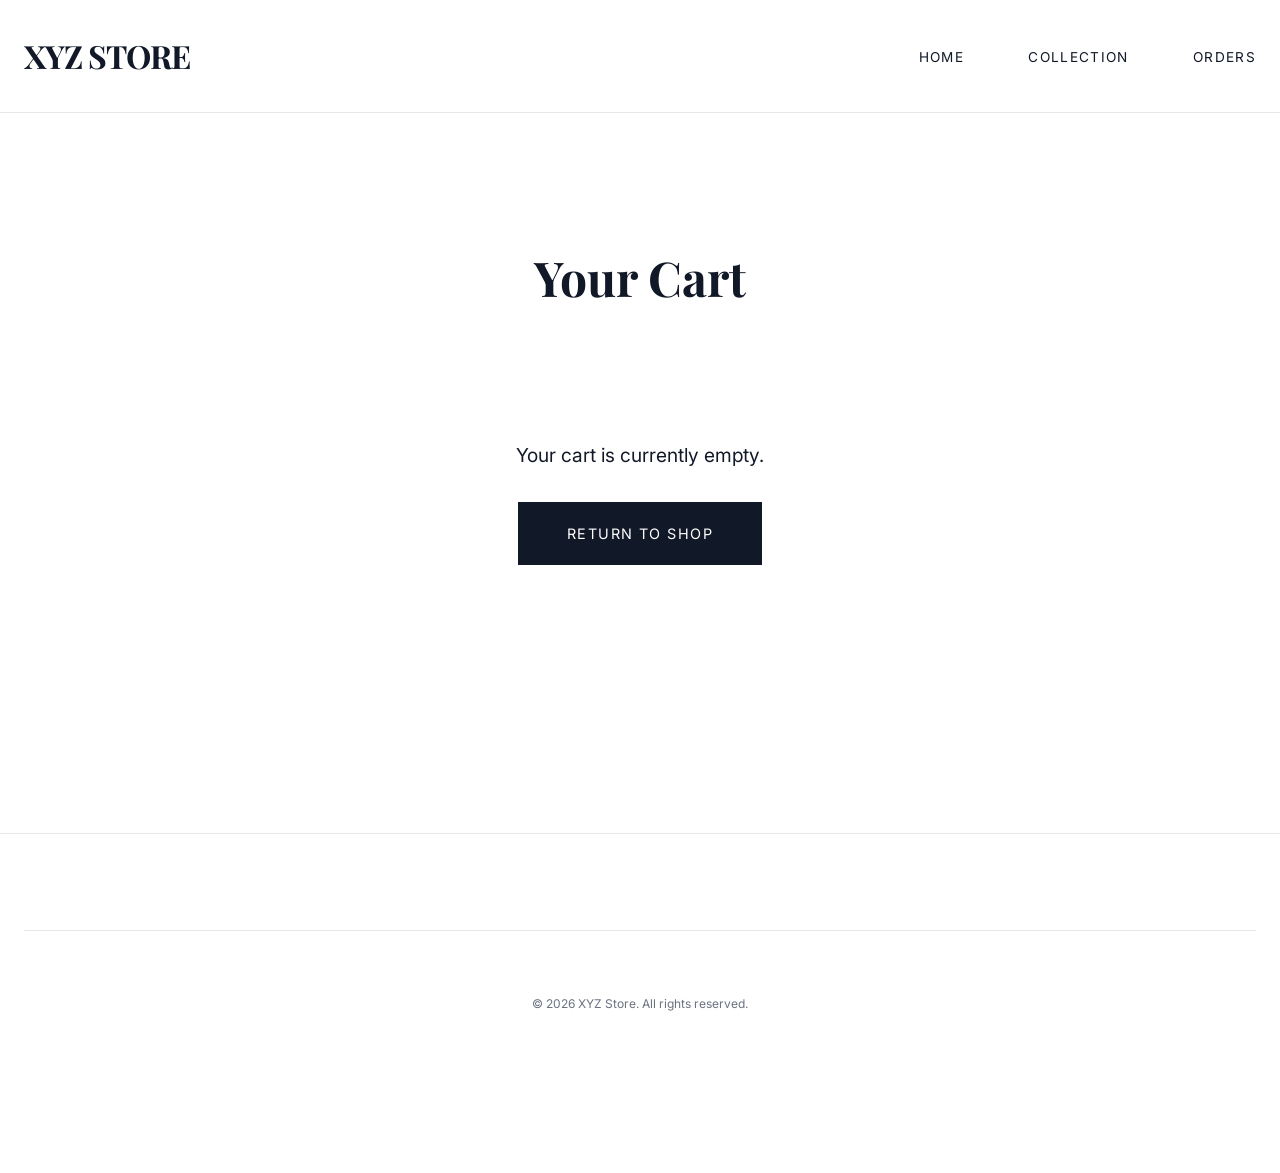
<file: cart.html>
<!DOCTYPE html>
<html lang="en">
<head>
    <meta charset="UTF-8">
    <meta name="viewport" content="width=device-width, initial-scale=1.0">
    <title>Your Cart | XYZ STORE</title>
    <link rel="stylesheet" href="style.css">
    <link rel="preconnect" href="https://fonts.googleapis.com">
    <link rel="preconnect" href="https://fonts.gstatic.com" crossorigin>
    <link href="https://fonts.googleapis.com/css2?family=Inter:wght@300;400;500;600&family=Playfair+Display:wght@700&display=swap" rel="stylesheet">
    <style>
        .cart-page {
            padding: 8rem 0;
            min-height: 80vh;
        }
        .cart-title {
            font-size: 3rem;
            margin-bottom: 4rem;
            text-align: center;
        }
        .cart-grid {
            display: grid;
            grid-template-columns: 2fr 1fr;
            gap: 4rem;
        }
        .cart-table {
            width: 100%;
            border-collapse: collapse;
        }
        .cart-table th {
            text-align: left;
            padding: 1rem 0;
            border-bottom: 1px solid var(--border);
            font-size: 0.8rem;
            letter-spacing: 0.1em;
            text-transform: uppercase;
            color: var(--text-secondary);
        }
        .cart-table td {
            padding: 2.5rem 0;
            border-bottom: 1px solid var(--border);
        }
        .cart-product {
            display: flex;
            align-items: center;
            gap: 2rem;
        }
        .cart-product img {
            width: 100px;
            height: 120px;
            object-fit: cover;
            background: #f3f4f6;
        }
        .cart-product h4 {
            font-size: 1.2rem;
            margin-bottom: 0.5rem;
        }
        .summary-card {
            background: var(--bg-secondary);
            padding: 3rem;
            position: sticky;
            top: 2rem;
        }
        .summary-row {
            display: flex;
            justify-content: space-between;
            margin-bottom: 1.5rem;
            font-size: 1rem;
        }
        .summary-total {
            border-top: 1px solid var(--border);
            margin-top: 2rem;
            padding-top: 2rem;
            font-weight: 700;
            font-size: 1.5rem;
        }
        .checkout-btn {
            width: 100%;
            margin-top: 2rem;
        }
        .remove-item {
            cursor: pointer;
            color: var(--text-secondary);
            font-size: 0.8rem;
            text-decoration: underline;
        }
        @media (max-width: 968px) {
            .cart-grid { grid-template-columns: 1fr; }
        }
    </style>
</head>
<body>
    <nav>
        <div class="container nav-container">
            <a href="index.html" class="logo" style="text-decoration: none; color: inherit;">XYZ STORE</a>
            <ul class="nav-links">
                <li><a href="index.html">Home</a></li>
                <li><a href="collection.html">Collection</a></li>
                <li><a href="orders.html">Orders</a></li>
            </ul>
        </div>
    </nav>

    <div class="container cart-page">
        <h1 class="cart-title">Your Cart</h1>
        
        <div id="cartDisplay" class="cart-grid">
            <div class="cart-main">
                <table class="cart-table">
                    <thead>
                        <tr>
                            <th>Product</th>
                            <th>Quantity</th>
                            <th>Total</th>
                        </tr>
                    </thead>
                    <tbody id="cartTableBody">
                        <!-- Items -->
                    </tbody>
                </table>
            </div>

            <div class="cart-summary">
                <div class="summary-card">
                    <h3>Order Summary</h3>
                    <div class="summary-row" style="margin-top: 2rem;">
                        <span>Subtotal</span>
                        <span id="summarySubtotal">$0.00</span>
                    </div>
                    <div class="summary-row">
                        <span>Shipping</span>
                        <span>Complimentary</span>
                    </div>
                    <div class="summary-total">
                        <span>Total</span>
                        <span id="summaryTotal">$0.00</span>
                    </div>
                    
                    <div style="margin-top: 2rem; border-top: 1px solid var(--border); padding-top: 1.5rem;">
                        <label style="display: flex; align-items: flex-start; gap: 0.8rem; font-size: 0.85rem; color: var(--text-secondary); cursor: pointer; margin-bottom: 1rem;">
                            <input type="checkbox" id="shipCheck" checked style="margin-top: 3px;">
                            <span>I agree to the <a href="policies.html#terms" style="color: var(--text-primary);">Shipping Policy</a>.</span>
                        </label>
                        <label style="display: flex; align-items: flex-start; gap: 0.8rem; font-size: 0.85rem; color: var(--text-secondary); cursor: pointer;">
                            <input type="checkbox" id="returnCheck" checked style="margin-top: 3px;">
                            <span>I accept the <a href="policies.html#returns" style="color: var(--text-primary);">Return Policy</a>.</span>
                        </label>
                    </div>

                    <button id="finalOrderBtn" class="btn btn-primary checkout-btn">Confirm Order</button>
                    <p id="policyError" style="color: #b91c1c; font-size: 0.7rem; margin-top: 0.5rem; display: none; text-align: center;">
                        Please accept both policies to proceed.
                    </p>
                </div>
            </div>
        </div>

        <div id="emptyCartMsg" style="display: none; text-align: center; padding: 4rem 0;">
            <p style="font-size: 1.2rem; margin-bottom: 2rem;">Your cart is currently empty.</p>
            <a href="index.html#shop" class="btn btn-primary">Return to Shop</a>
        </div>
    </div>

    <footer>
        <div class="container">
            <p class="copyright" style="text-align: center; padding: 4rem 0; border-top: 1px solid var(--border);">
                &copy; 2026 XYZ Store. All rights reserved.
            </p>
        </div>
    </footer>

    <script>
        document.addEventListener('DOMContentLoaded', () => {
            let cart = JSON.parse(localStorage.getItem('xyz_cart')) || [];
            const tableBody = document.getElementById('cartTableBody');
            const subtotalEl = document.getElementById('summarySubtotal');
            const totalEl = document.getElementById('summaryTotal');
            const cartDisplay = document.getElementById('cartDisplay');
            const emptyMsg = document.getElementById('emptyCartMsg');

            const renderCart = () => {
                if (cart.length === 0) {
                    cartDisplay.style.display = 'none';
                    emptyMsg.style.display = 'block';
                    return;
                }

                tableBody.innerHTML = cart.map(item => `
                    <tr>
                        <td>
                            <div class="cart-product">
                                <img src="${item.img}" alt="${item.name}">
                                <div>
                                    <h4>${item.name}</h4>
                                    <span class="remove-item" onclick="removeItem(${item.id})">Remove</span>
                                </div>
                            </div>
                        </td>
                        <td>
                            <div class="qty-control">
                                <button onclick="updateQty(${item.id}, -1)">-</button>
                                <span>${item.quantity}</span>
                                <button onclick="updateQty(${item.id}, 1)">+</button>
                            </div>
                        </td>
                        <td class="price">$${(item.price * item.quantity).toFixed(2)}</td>
                    </tr>
                `).join('');

                const total = cart.reduce((acc, item) => acc + (item.price * item.quantity), 0);
                subtotalEl.textContent = `$${total.toFixed(2)}`;
                totalEl.textContent = `$${total.toFixed(2)}`;
            };

            window.updateQty = (id, delta) => {
                const item = cart.find(i => i.id === id);
                if (item) {
                    item.quantity += delta;
                    if (item.quantity <= 0) removeItem(id);
                    else saveAndRender();
                }
            };

            window.removeItem = (id) => {
                cart = cart.filter(i => i.id !== id);
                saveAndRender();
            };

            const saveAndRender = () => {
                localStorage.setItem('xyz_cart', JSON.stringify(cart));
                renderCart();
            };

            const shipCheck = document.getElementById('shipCheck');
            const returnCheck = document.getElementById('returnCheck');
            const policyError = document.getElementById('policyError');
            const finalOrderBtn = document.getElementById('finalOrderBtn');

            const validatePolicies = () => {
                if (shipCheck.checked && returnCheck.checked) {
                    policyError.style.display = 'none';
                    return true;
                } else {
                    policyError.style.display = 'block';
                    return false;
                }
            };

            finalOrderBtn.addEventListener('click', () => {
                if (validatePolicies()) {
                    // Save to Order History
                    const history = JSON.parse(localStorage.getItem('xyz_orders')) || [];
                    const newOrder = {
                        id: Date.now(),
                        date: new Date().toLocaleDateString(),
                        items: [...cart],
                        total: cart.reduce((acc, item) => acc + (item.price * item.quantity), 0)
                    };
                    history.unshift(newOrder); // Newest first
                    localStorage.setItem('xyz_orders', JSON.stringify(history));

                    localStorage.removeItem('xyz_cart');
                    window.location.href = 'success.html';
                }
            });

            [shipCheck, returnCheck].forEach(check => {
                check.addEventListener('change', validatePolicies);
            });

            renderCart();
        });
    </script>
</body>
</html>
</file>
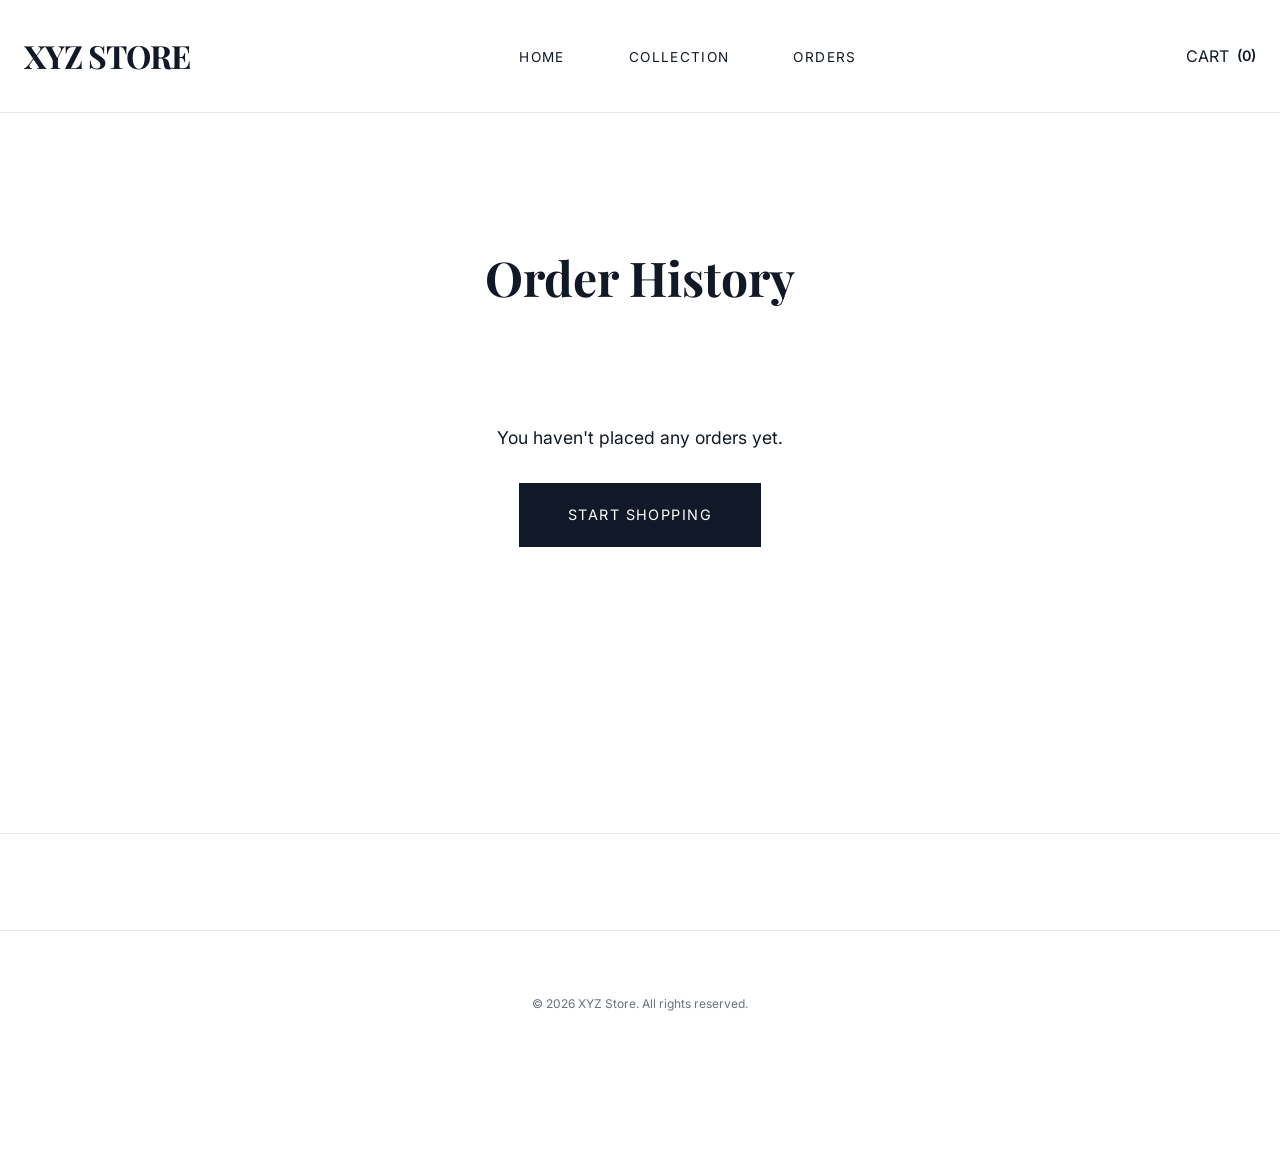
<file: orders.html>
<!DOCTYPE html>
<html lang="en">
<head>
    <meta charset="UTF-8">
    <meta name="viewport" content="width=device-width, initial-scale=1.0">
    <title>Your Orders | XYZ STORE</title>
    <link rel="stylesheet" href="style.css">
    <link rel="preconnect" href="https://fonts.googleapis.com">
    <link rel="preconnect" href="https://fonts.gstatic.com" crossorigin>
    <link href="https://fonts.googleapis.com/css2?family=Inter:wght@300;400;500;600&family=Playfair+Display:wght@700&display=swap" rel="stylesheet">
    <style>
        .orders-page {
            padding: 8rem 0;
            min-height: 80vh;
        }
        .order-card {
            border: 1px solid var(--border);
            margin-bottom: 2rem;
            padding: 2rem;
            animation: fadeIn 0.5s ease;
        }
        @keyframes fadeIn {
            from { opacity: 0; transform: translateY(10px); }
            to { opacity: 1; transform: translateY(0); }
        }
        .order-header {
            display: flex;
            justify-content: space-between;
            align-items: center;
            border-bottom: 1px solid var(--border);
            padding-bottom: 1rem;
            margin-bottom: 1.5rem;
        }
        .order-id {
            font-size: 0.8rem;
            color: var(--text-secondary);
            text-transform: uppercase;
            letter-spacing: 0.1em;
        }
        .order-item {
            display: flex;
            align-items: center;
            gap: 1.5rem;
            margin-bottom: 1rem;
        }
        .order-item img {
            width: 60px;
            height: 70px;
            object-fit: cover;
            background: #f3f4f6;
        }
        .order-item-info h4 {
            font-size: 1rem;
            margin-bottom: 0.2rem;
        }
        .order-item-info p {
            font-size: 0.85rem;
            color: var(--text-secondary);
        }
        .order-status {
            font-size: 0.75rem;
            text-transform: uppercase;
            letter-spacing: 0.1em;
            background: #f3f4f6;
            padding: 0.4rem 0.8rem;
            font-weight: 600;
        }
        .empty-orders {
            text-align: center;
            padding: 4rem 0;
        }
    </style>
</head>
<body>
    <nav>
        <div class="container nav-container">
            <a href="index.html" class="logo" style="text-decoration: none; color: inherit;">XYZ STORE</a>
            <ul class="nav-links">
                <li><a href="index.html">Home</a></li>
                <li><a href="collection.html">Collection</a></li>
                <li><a href="orders.html" class="active">Orders</a></li>
            </ul>
            <div class="nav-actions">
                <a href="cart.html" class="cart-icon" id="cartBtn" style="text-decoration: none; color: inherit;">
                    <span>CART</span>
                    <span id="cartCount">(0)</span>
                </a>
            </div>
        </div>
    </nav>

    <main class="container orders-page">
        <h1 style="font-family: 'Playfair Display'; font-size: 3rem; margin-bottom: 3rem; text-align: center;">Order History</h1>
        
        <div id="orderList">
            <!-- Dynamic Orders -->
        </div>

        <div id="noOrders" class="empty-orders" style="display: none;">
            <p style="font-size: 1.1rem; margin-bottom: 2rem;">You haven't placed any orders yet.</p>
            <a href="collection.html" class="btn btn-primary">Start Shopping</a>
        </div>
    </main>

    <footer>
        <div class="container" style="text-align: center; padding: 4rem 0; border-top: 1px solid var(--border);">
            <p class="copyright">&copy; 2026 XYZ Store. All rights reserved.</p>
        </div>
    </footer>

    <script src="script.js"></script>
    <script>
        document.addEventListener('DOMContentLoaded', () => {
            const orders = JSON.parse(localStorage.getItem('xyz_orders')) || [];
            const orderList = document.getElementById('orderList');
            const noOrders = document.getElementById('noOrders');

            if (orders.length === 0) {
                noOrders.style.display = 'block';
                return;
            }

            orderList.innerHTML = orders.map(order => `
                <div class="order-card">
                    <div class="order-header">
                        <div>
                            <span class="order-id">Order #${order.id.toString().slice(-6)}</span>
                            <p style="font-size: 0.9rem; margin-top: 0.3rem;">Placed on ${order.date}</p>
                        </div>
                        <span class="order-status">Preparing for Dispatch</span>
                    </div>
                    <div class="order-items">
                        ${order.items.map(item => `
                            <div class="order-item">
                                <img src="${item.img}" alt="${item.name}">
                                <div class="order-item-info">
                                    <h4>${item.name}</h4>
                                    <p>Qty: ${item.quantity} &bull; $${item.price}</p>
                                </div>
                            </div>
                        `).join('')}
                    </div>
                    <div style="margin-top: 1.5rem; padding-top: 1.5rem; border-top: 1px solid var(--border); display: flex; justify-content: space-between; align-items: center;">
                        <span style="font-weight: 600;">Total Paid</span>
                        <span style="font-size: 1.2rem; font-weight: 700;">$${order.total.toFixed(2)}</span>
                    </div>
                </div>
            `).join('');
        });
    </script>
</body>
</html>
</file>
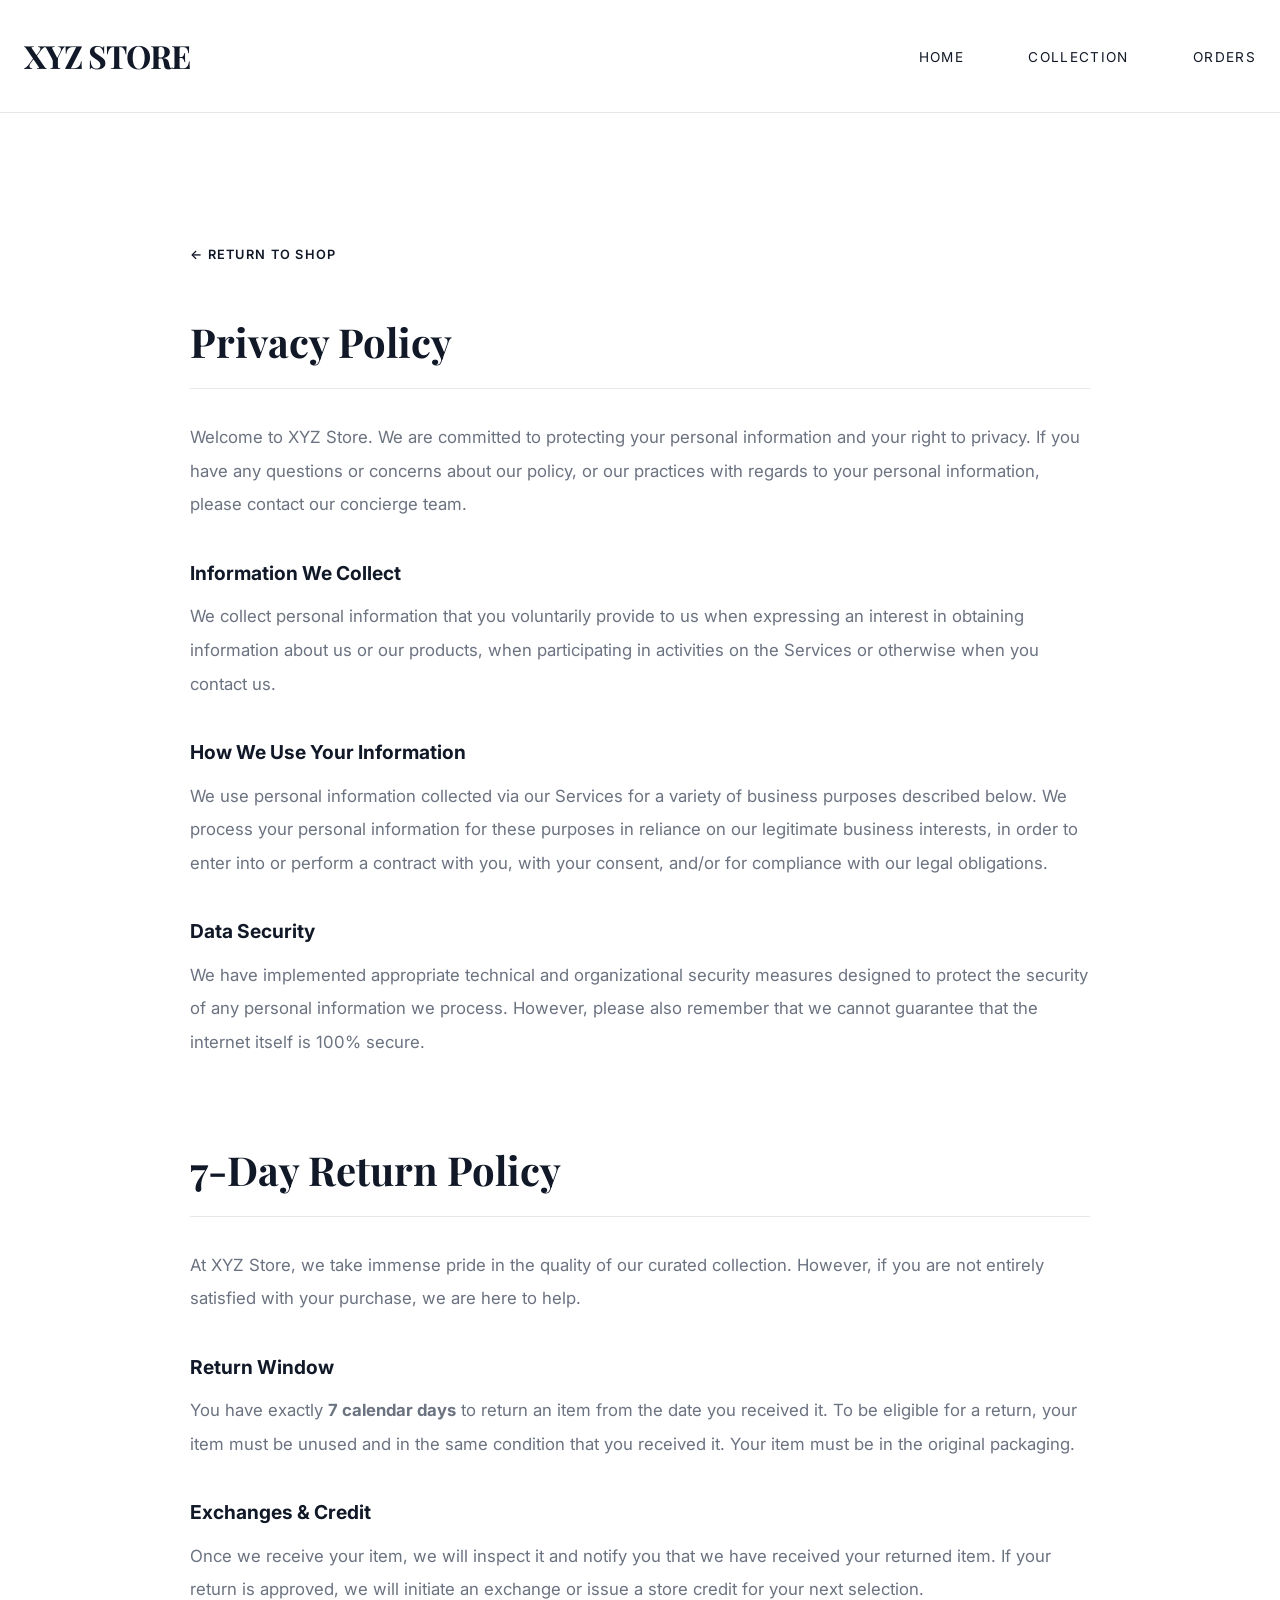
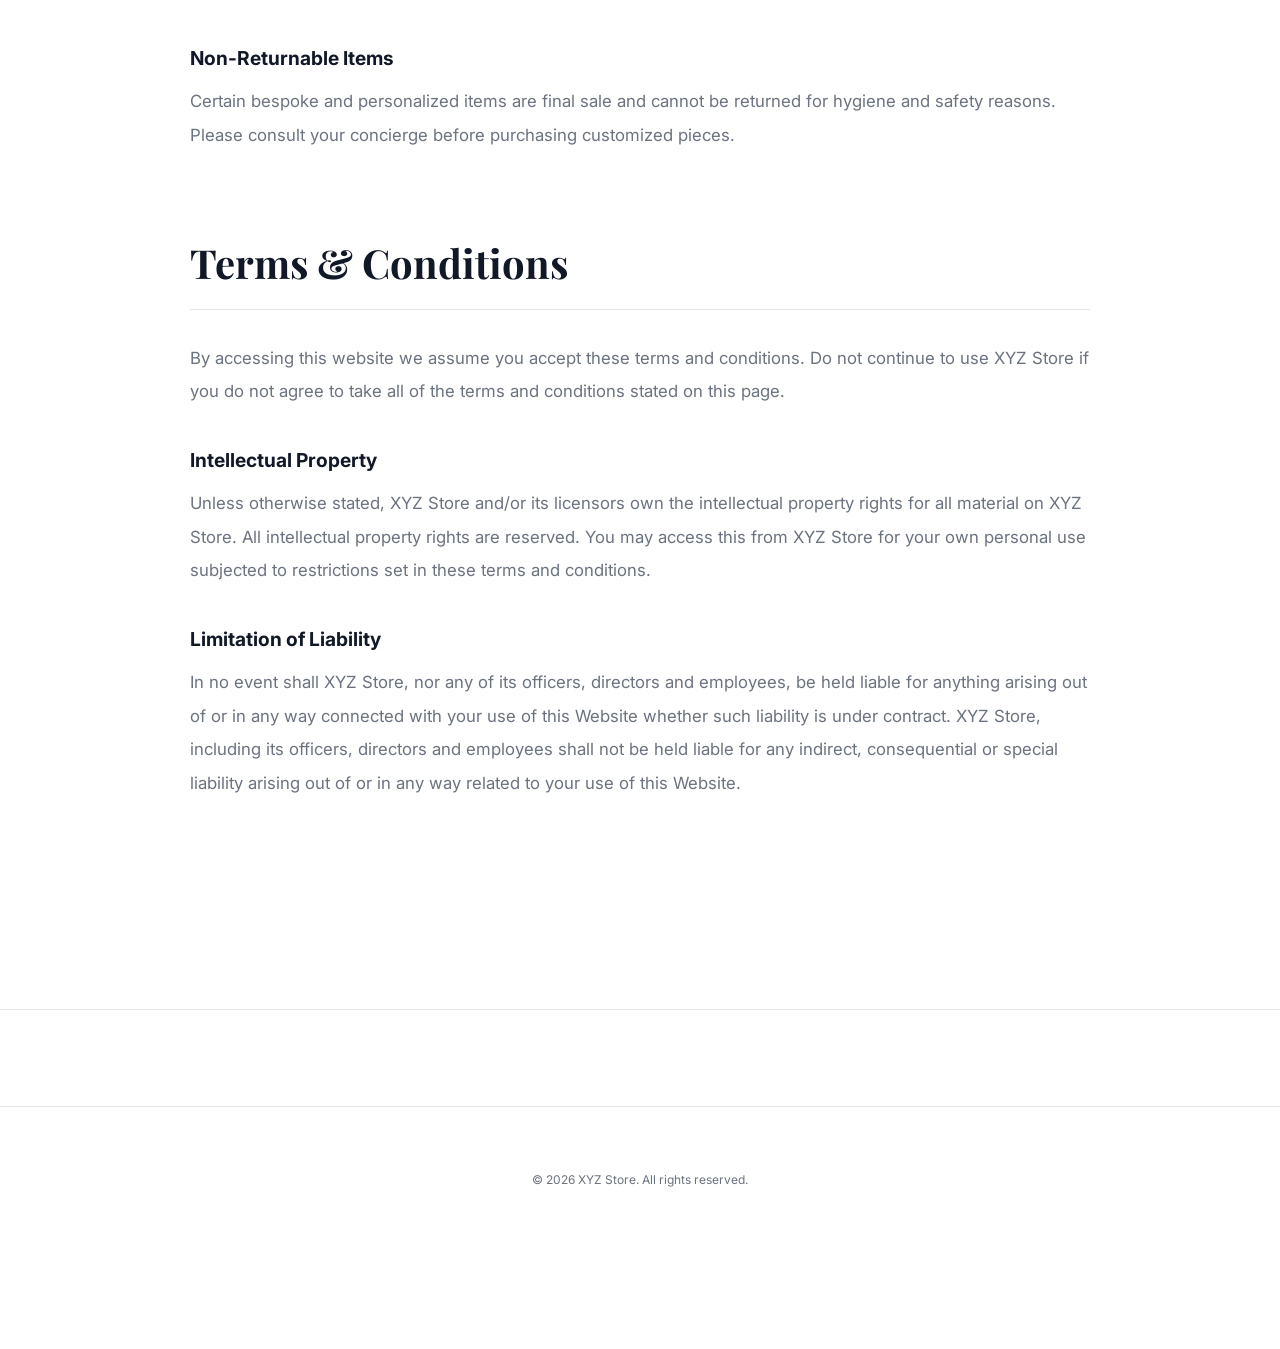
<file: policies.html>
<!DOCTYPE html>
<html lang="en">
<head>
    <meta charset="UTF-8">
    <meta name="viewport" content="width=device-width, initial-scale=1.0">
    <title>Boutique Policies | XYZ STORE</title>
    <link rel="stylesheet" href="style.css">
    <link rel="preconnect" href="https://fonts.googleapis.com">
    <link rel="preconnect" href="https://fonts.gstatic.com" crossorigin>
    <link href="https://fonts.googleapis.com/css2?family=Inter:wght@300;400;500;600&family=Playfair+Display:wght@700&display=swap" rel="stylesheet">
    <style>
        .policies-page {
            padding: 8rem 0;
            max-width: 900px;
        }
        .policy-section {
            margin-bottom: 5rem;
        }
        .policy-section h2 {
            font-size: 2.5rem;
            margin-bottom: 2rem;
            border-bottom: 1px solid var(--border);
            padding-bottom: 1rem;
        }
        .policy-content {
            color: var(--text-secondary);
            line-height: 2;
            font-size: 1.05rem;
        }
        .policy-content h4 {
            color: var(--text-primary);
            margin-top: 2rem;
            margin-bottom: 0.5rem;
            font-size: 1.2rem;
        }
        .back-link {
            display: inline-block;
            margin-bottom: 3rem;
            text-decoration: none;
            color: var(--text-primary);
            font-weight: 600;
            text-transform: uppercase;
            font-size: 0.8rem;
            letter-spacing: 0.1em;
        }
    </style>
</head>
<body>
    <nav>
        <div class="container nav-container">
            <a href="index.html" class="logo" style="text-decoration: none; color: inherit;">XYZ STORE</a>
            <ul class="nav-links">
                <li><a href="index.html">Home</a></li>
                <li><a href="collection.html">Collection</a></li>
                <li><a href="orders.html">Orders</a></li>
            </ul>
        </div>
    </nav>

    <main class="container policies-page">
        <a href="index.html" class="back-link">← Return to Shop</a>
        
        <!-- Privacy Policy -->
        <section id="privacy" class="policy-section">
            <h2>Privacy Policy</h2>
            <div class="policy-content">
                <p>Welcome to XYZ Store. We are committed to protecting your personal information and your right to privacy. If you have any questions or concerns about our policy, or our practices with regards to your personal information, please contact our concierge team.</p>
                
                <h4>Information We Collect</h4>
                <p>We collect personal information that you voluntarily provide to us when expressing an interest in obtaining information about us or our products, when participating in activities on the Services or otherwise when you contact us.</p>
                
                <h4>How We Use Your Information</h4>
                <p>We use personal information collected via our Services for a variety of business purposes described below. We process your personal information for these purposes in reliance on our legitimate business interests, in order to enter into or perform a contract with you, with your consent, and/or for compliance with our legal obligations.</p>
                
                <h4>Data Security</h4>
                <p>We have implemented appropriate technical and organizational security measures designed to protect the security of any personal information we process. However, please also remember that we cannot guarantee that the internet itself is 100% secure.</p>
            </div>
        </section>

        <!-- Return Policy -->
        <section id="returns" class="policy-section">
            <h2>7-Day Return Policy</h2>
            <div class="policy-content">
                <p>At XYZ Store, we take immense pride in the quality of our curated collection. However, if you are not entirely satisfied with your purchase, we are here to help.</p>
                
                <h4>Return Window</h4>
                <p>You have exactly <strong>7 calendar days</strong> to return an item from the date you received it. To be eligible for a return, your item must be unused and in the same condition that you received it. Your item must be in the original packaging.</p>
                
                <h4>Exchanges & Credit</h4>
                <p>Once we receive your item, we will inspect it and notify you that we have received your returned item. If your return is approved, we will initiate an exchange or issue a store credit for your next selection.</p>
                
                <h4>Non-Returnable Items</h4>
                <p>Certain bespoke and personalized items are final sale and cannot be returned for hygiene and safety reasons. Please consult your concierge before purchasing customized pieces.</p>
            </div>
        </section>

        <!-- Terms and Conditions -->
        <section id="terms" class="policy-section">
            <h2>Terms & Conditions</h2>
            <div class="policy-content">
                <p>By accessing this website we assume you accept these terms and conditions. Do not continue to use XYZ Store if you do not agree to take all of the terms and conditions stated on this page.</p>
                
                <h4>Intellectual Property</h4>
                <p>Unless otherwise stated, XYZ Store and/or its licensors own the intellectual property rights for all material on XYZ Store. All intellectual property rights are reserved. You may access this from XYZ Store for your own personal use subjected to restrictions set in these terms and conditions.</p>
                
                <h4>Limitation of Liability</h4>
                <p>In no event shall XYZ Store, nor any of its officers, directors and employees, be held liable for anything arising out of or in any way connected with your use of this Website whether such liability is under contract. XYZ Store, including its officers, directors and employees shall not be held liable for any indirect, consequential or special liability arising out of or in any way related to your use of this Website.</p>
            </div>
        </section>
    </main>

    <footer>
        <div class="container" style="text-align: center; padding: 4rem 0; border-top: 1px solid var(--border);">
            <p class="copyright">&copy; 2026 XYZ Store. All rights reserved.</p>
        </div>
    </footer>
</body>
</html>
</file>
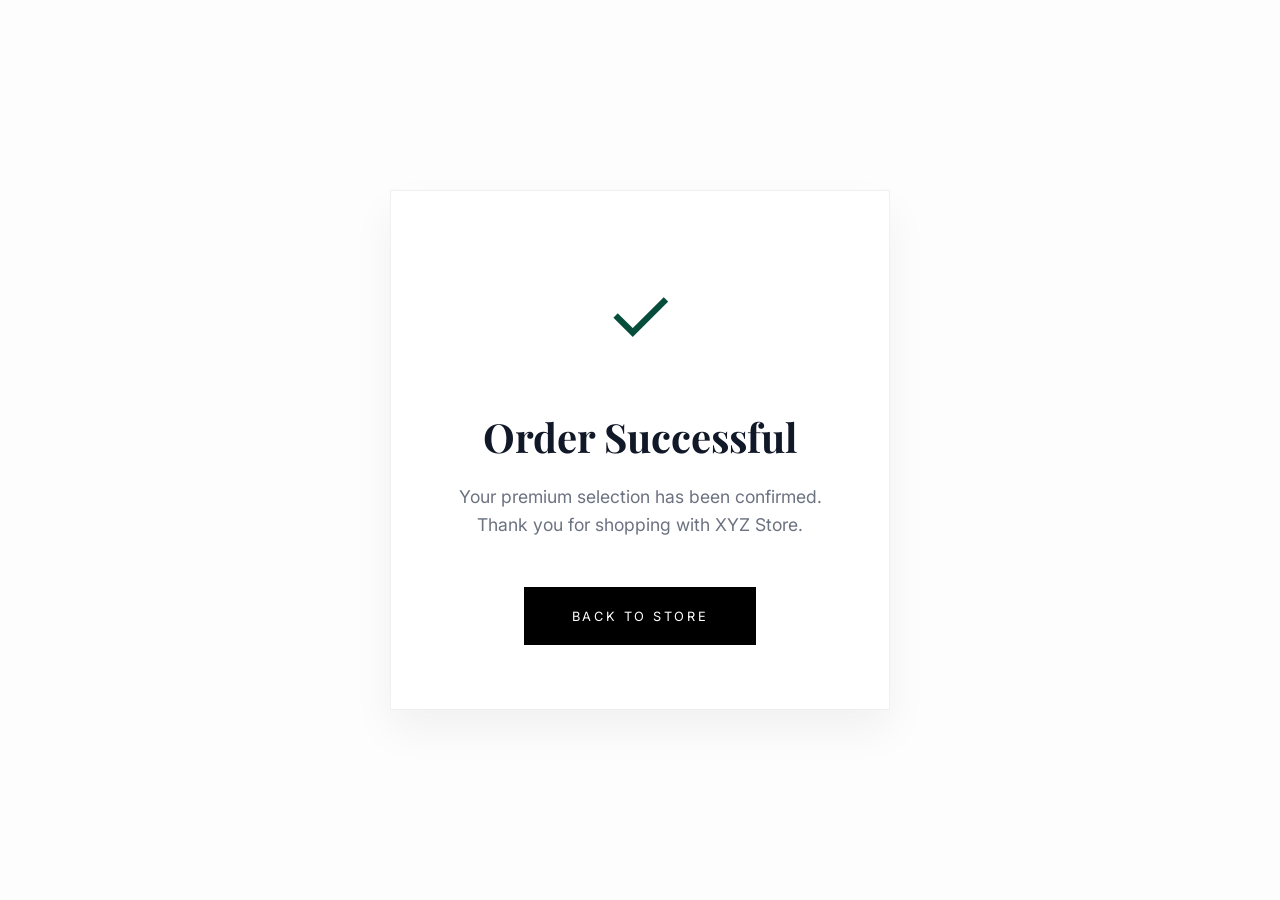
<file: success.html>
<!DOCTYPE html>
<html lang="en">
<head>
    <meta charset="UTF-8">
    <meta name="viewport" content="width=device-width, initial-scale=1.0">
    <title>Order Successful | XYZ STORE</title>
    <link rel="stylesheet" href="style.css">
    <link rel="preconnect" href="https://fonts.googleapis.com">
    <link rel="preconnect" href="https://fonts.gstatic.com" crossorigin>
    <link href="https://fonts.googleapis.com/css2?family=Inter:wght@300;400;500;600&family=Playfair+Display:wght@700&display=swap" rel="stylesheet">
    <style>
        body {
            background: #fdfdfd;
            display: flex;
            align-items: center;
            justify-content: center;
            min-height: 100vh;
            margin: 0;
        }
        .success-card {
            background: white;
            padding: 4rem;
            text-align: center;
            max-width: 500px;
            width: 90%;
            box-shadow: 0 20px 40px rgba(0,0,0,0.05);
            border: 1px solid #f0f0f0;
            animation: slideUp 0.8s cubic-bezier(0.23, 1, 0.32, 1);
        }
        @keyframes slideUp {
            from { transform: translateY(30px); opacity: 0; }
            to { transform: translateY(0); opacity: 1; }
        }
        .checkmark {
            font-size: 5rem;
            color: #064e3b;
            margin-bottom: 2rem;
            display: block;
        }
        h1 {
            font-family: 'Playfair Display';
            font-size: 2.5rem;
            margin-bottom: 1rem;
            color: var(--text-primary);
        }
        p {
            color: var(--text-secondary);
            font-size: 1.1rem;
            line-height: 1.6;
            margin-bottom: 3rem;
        }
        .btn-home {
            display: inline-block;
            text-decoration: none;
            background: #000;
            color: #fff;
            padding: 1.2rem 3rem;
            text-transform: uppercase;
            font-size: 0.8rem;
            letter-spacing: 0.2em;
            transition: 0.3s;
        }
        .btn-home:hover {
            background: #333;
            transform: translateY(-2px);
        }
    </style>
</head>
<body>
    <div class="success-card">
        <span class="checkmark">✓</span>
        <h1>Order Successful</h1>
        <p>Your premium selection has been confirmed. Thank you for shopping with XYZ Store.</p>
        <a href="index.html" class="btn-home">Back to Store</a>
    </div>
</body>
</html>
</file>
<file: style.css>
:root {
    --bg-primary: #ffffff;
    --bg-secondary: #fbfbfb;
    --accent: #064e3b; /* Emerald Green */
    --accent-hover: #065f46;
    --text-primary: #111827;
    --text-secondary: #6b7280;
    --border: #e5e7eb;
    --transition: all 0.5s cubic-bezier(0.23, 1, 0.32, 1);
}

* {
    margin: 0;
    padding: 0;
    box-sizing: border-box;
}

body {
    background-color: var(--bg-primary);
    color: var(--text-primary);
    font-family: 'Inter', sans-serif;
    line-height: 1.5;
    overflow-x: hidden;
}

h1, h2, h3, .logo {
    font-family: 'Playfair Display', serif;
    font-weight: 700;
}

.container {
    max-width: 1300px;
    margin: 0 auto;
    padding: 0 1.5rem;
}

/* Navigation - Minimalist */
nav {
    padding: 2rem 0;
    border-bottom: 1px solid var(--border);
    background: white;
    position: relative;
    z-index: 1000;
}

.nav-container {
    display: flex;
    justify-content: space-between;
    align-items: center;
}

.logo {
    font-size: 2rem;
    letter-spacing: -1px;
}

.nav-links {
    display: flex;
    gap: 4rem;
    list-style: none;
}

.nav-links a {
    text-decoration: none;
    color: var(--text-primary);
    font-size: 0.85rem;
    letter-spacing: 0.1em;
    text-transform: uppercase;
}

.nav-actions {
    display: flex;
    align-items: center;
    gap: 2rem;
}

.cart-icon {
    display: flex;
    align-items: center;
    gap: 0.5rem;
    cursor: pointer;
}

#cartCount {
    font-weight: 600;
    font-size: 0.9rem;
}

.menu-toggle {
    display: none;
    flex-direction: column;
    gap: 6px;
    background: none;
    border: none;
    cursor: pointer;
    padding: 10px;
}

.menu-toggle span {
    display: block;
    width: 25px;
    height: 2px;
    background: var(--text-primary);
    transition: var(--transition);
}

/* Hero - Clean & Spaced */
.hero {
    padding: 12rem 0;
    text-align: center;
}

.badge {
    text-transform: uppercase;
    font-size: 0.75rem;
    letter-spacing: 0.2em;
    color: var(--text-secondary);
    display: block;
    margin-bottom: 1.5rem;
}

.hero h1 {
    font-size: clamp(3.5rem, 8vw, 6rem);
    margin-bottom: 2rem;
    line-height: 1.1;
}

.hero p {
    font-size: 1.25rem;
    color: var(--text-secondary);
    max-width: 700px;
    margin: 0 auto 3rem;
}

.hero-btns {
    display: flex;
    justify-content: center;
    gap: 1.5rem;
}

.btn {
    padding: 1.25rem 3rem;
    border-radius: 0;
    font-size: 0.9rem;
    text-transform: uppercase;
    letter-spacing: 0.1em;
    transition: var(--transition);
    cursor: pointer;
    display: inline-block;
    text-decoration: none;
}

.btn-primary {
    background: var(--text-primary);
    color: white;
    border: 1px solid var(--text-primary);
}

.btn-primary:hover {
    background: var(--accent);
    border-color: var(--accent);
}

.btn-glass {
    background: transparent;
    color: var(--text-primary);
    border: 1px solid var(--text-primary);
}

/* Shop Section - Classic Grid */
.shop {
    padding-bottom: 10rem;
}

.section-header {
    margin-bottom: 6rem;
    text-align: center;
}

.section-header h2 {
    font-size: 3rem;
}

.product-grid {
    display: grid;
    grid-template-columns: repeat(auto-fill, minmax(400px, 1fr));
    gap: 4rem;
}

.product-card {
    transition: var(--transition);
}

.product-visual {
    background: #f3f4f6;
    height: 500px;
    overflow: hidden;
    position: relative;
}

.product-visual img {
    width: 100%;
    height: 100%;
    object-fit: cover;
}

.card-overlay {
    position: absolute;
    bottom: 2rem;
    left: 2rem;
    right: 2rem;
    opacity: 0;
    transition: var(--transition);
}

.product-card:hover .card-overlay {
    opacity: 1;
}

.add-to-cart {
    width: 100%;
    padding: 1rem;
    background: white;
    border: none;
    font-weight: 600;
    text-transform: uppercase;
    box-shadow: 0 10px 30px rgba(0,0,0,0.1);
    cursor: pointer;
}

.product-details {
    padding-top: 2rem;
    display: flex;
    justify-content: space-between;
    align-items: baseline;
}

.product-details h3 {
    font-size: 1.5rem;
}

.price {
    font-weight: 500;
    font-size: 1.1rem;
}

/* Contact Section */
.contact {
    padding: 10rem 0;
    background: var(--bg-secondary);
}

.contact-wrapper {
    display: grid;
    grid-template-columns: 1fr 1fr;
    gap: 6rem;
}

.contact-form {
    display: grid;
    gap: 2rem;
}

.input-group input, .input-group textarea {
    width: 100%;
    padding: 1.2rem;
    border: 1px solid var(--border);
    font-family: inherit;
    outline: none;
}

/* Footer */
footer {
    padding: 6rem 0;
    background: white;
    border-top: 1px solid var(--border);
}

.footer-grid {
    display: flex;
    justify-content: space-between;
    align-items: flex-start;
    margin-bottom: 4rem;
}

.footer-nav {
    display: flex;
    gap: 3rem;
}

.footer-nav a {
    text-decoration: none;
    color: var(--text-secondary);
    font-size: 0.8rem;
    text-transform: uppercase;
    letter-spacing: 0.1em;
}

.copyright {
    font-size: 0.75rem;
    color: var(--text-secondary);
    text-align: center;
}

/* Media Queries for Mobile Optimization */
@media (max-width: 992px) {
    .nav-links {
        gap: 2rem;
    }
    
    .product-grid {
        grid-template-columns: repeat(auto-fill, minmax(300px, 1fr));
        gap: 2rem;
    }
}

@media (max-width: 768px) {
    /* Navigation Mobile */
    .menu-toggle {
        display: flex;
    }

    .nav-links {
        position: fixed;
        top: 0;
        left: 0;
        width: 100%;
        height: 100vh;
        background: white;
        flex-direction: column;
        justify-content: center;
        align-items: center;
        gap: 3rem;
        transform: translateY(-100%);
        transition: var(--transition);
        z-index: 999;
    }

    .nav-links.active {
        transform: translateY(0);
    }

    .nav-links a {
        font-size: 1.5rem;
    }

    /* Hero Mobile */
    .hero {
        padding: 8rem 0;
    }

    .hero h1 {
        font-size: 3.5rem;
    }

    .hero-btns {
        flex-direction: column;
        align-items: center;
    }

    .btn {
        width: 100%;
        max-width: 300px;
    }

    /* Sections Mobile */
    .section-header {
        margin-bottom: 4rem;
    }

    .section-header h2 {
        font-size: 2.25rem;
    }

    .product-visual {
        height: 400px;
    }

    .card-overlay {
        opacity: 1;
        bottom: 1rem;
        left: 1rem;
        right: 1rem;
    }

    .contact-wrapper {
        grid-template-columns: 1fr;
        gap: 4rem;
    }

    .footer-grid {
        flex-direction: column;
        gap: 3rem;
        text-align: center;
        align-items: center;
    }

    .footer-nav {
        flex-direction: column;
        gap: 1.5rem;
    }
}
</file>
